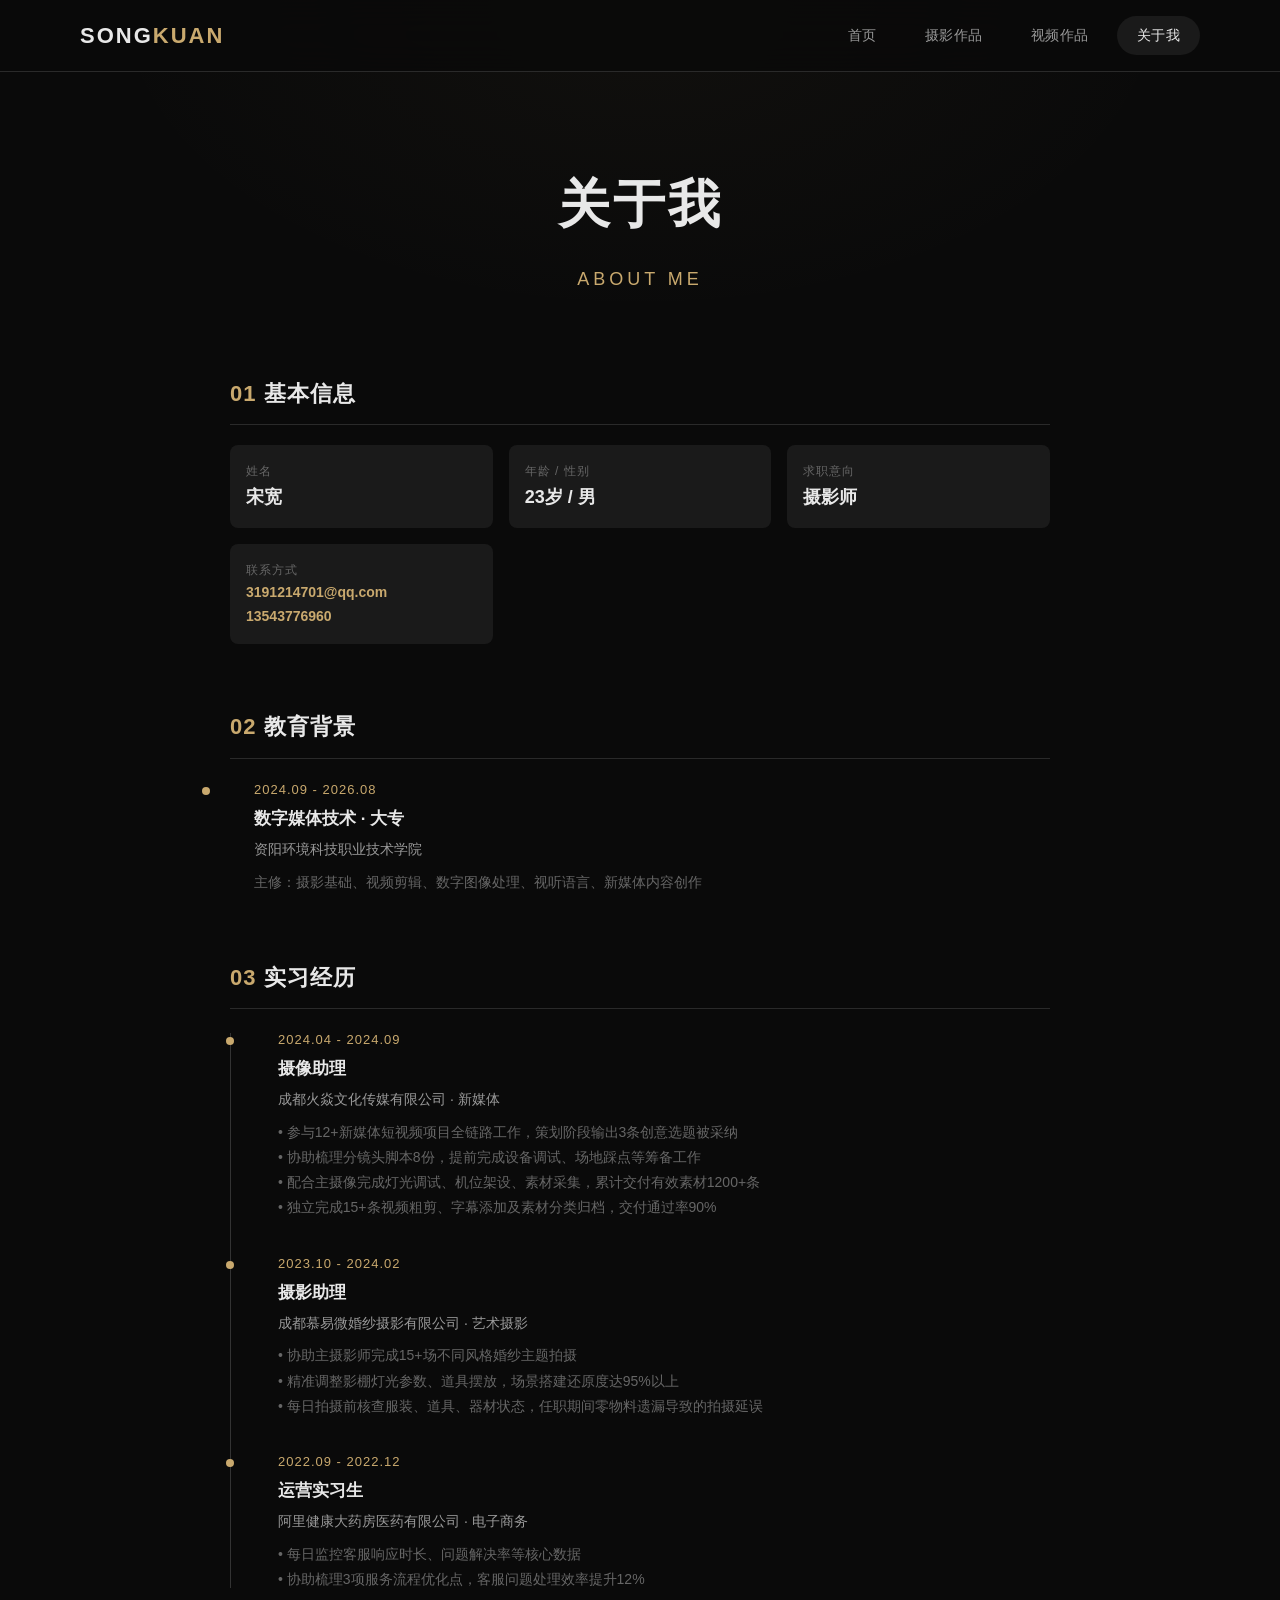
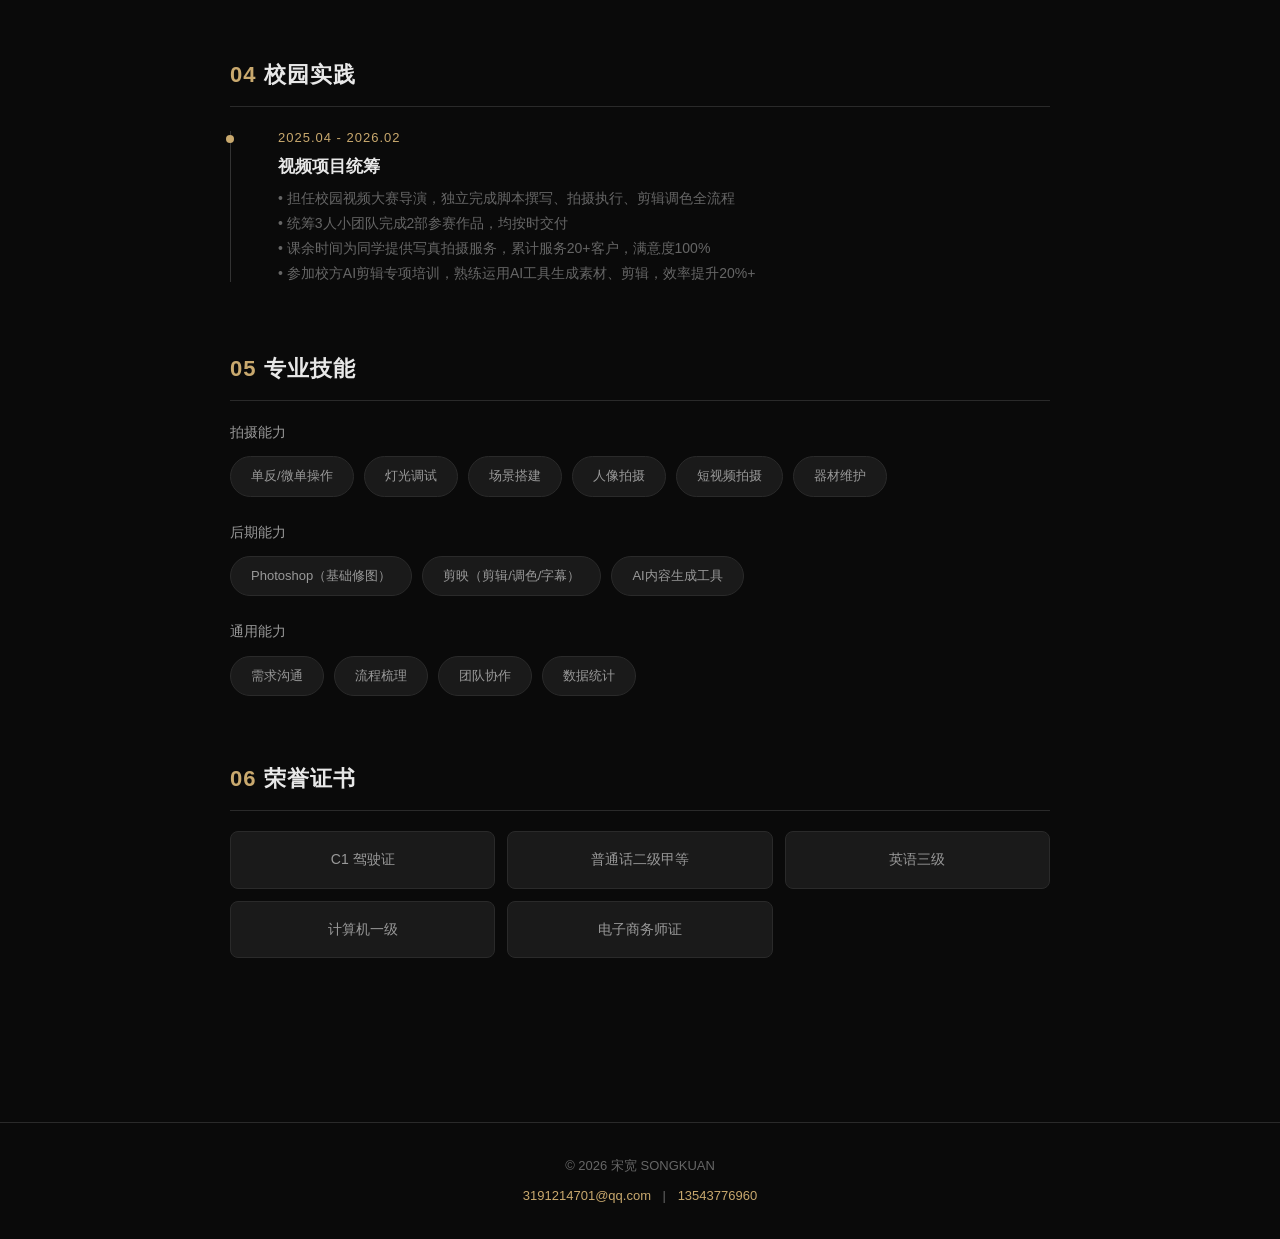
<file: about.html>
<!DOCTYPE html>
<html lang="zh-CN">
<head>
  <meta charset="UTF-8">
  <meta name="viewport" content="width=device-width, initial-scale=1.0">
  <title>关于我 · 宋宽</title>
  <link rel="stylesheet" href="css/style.css">
</head>
<body>

<header class="header">
  <div class="container">
    <a href="index.html" class="logo">SONG<span>KUAN</span></a>
    <button class="menu-toggle" id="menuToggle" aria-label="菜单">
      <span></span><span></span><span></span>
    </button>
    <nav class="nav" id="nav">
      <a href="index.html">首页</a>
      <a href="gallery.html">摄影作品</a>
      <a href="video.html">视频作品</a>
      <a href="about.html" class="active">关于我</a>
    </nav>
  </div>
</header>

<section class="about-hero">
  <h1>关于<span>我</span></h1>
  <p class="subtitle">ABOUT ME</p>
</section>

<div class="about-content">

  <!-- 基本信息 -->
  <div class="about-section fade-up">
    <h3><span>01</span> 基本信息</h3>
    <div style="display: grid; grid-template-columns: repeat(auto-fill, minmax(200px, 1fr)); gap: 16px;">
      <div style="padding: 16px; background: var(--bg-card); border-radius: var(--radius);">
        <p style="color: var(--text-muted); font-size: 12px; letter-spacing: 1px;">姓名</p>
        <p style="font-size: 18px; font-weight: 600;">宋宽</p>
      </div>
      <div style="padding: 16px; background: var(--bg-card); border-radius: var(--radius);">
        <p style="color: var(--text-muted); font-size: 12px; letter-spacing: 1px;">年龄 / 性别</p>
        <p style="font-size: 18px; font-weight: 600;">23岁 / 男</p>
      </div>
      <div style="padding: 16px; background: var(--bg-card); border-radius: var(--radius);">
        <p style="color: var(--text-muted); font-size: 12px; letter-spacing: 1px;">求职意向</p>
        <p style="font-size: 18px; font-weight: 600;">摄影师</p>
      </div>
      <div style="padding: 16px; background: var(--bg-card); border-radius: var(--radius);">
        <p style="color: var(--text-muted); font-size: 12px; letter-spacing: 1px;">联系方式</p>
        <p style="font-size: 14px; font-weight: 600;"><a href="mailto:3191214701@qq.com">3191214701@qq.com</a></p>
        <p style="font-size: 14px; font-weight: 600;"><a href="tel:13543776960">13543776960</a></p>
      </div>
    </div>
  </div>

  <!-- 教育背景 -->
  <div class="about-section fade-up">
    <h3><span>02</span> 教育背景</h3>
    <div class="exp-item">
      <div class="date">2024.09 - 2026.08</div>
      <h4>数字媒体技术 · 大专</h4>
      <div class="company">资阳环境科技职业技术学院</div>
      <div class="desc">主修：摄影基础、视频剪辑、数字图像处理、视听语言、新媒体内容创作</div>
    </div>
  </div>

  <!-- 工作经历 -->
  <div class="about-section fade-up">
    <h3><span>03</span> 实习经历</h3>
    <div class="exp-timeline">

      <div class="exp-item">
        <div class="date">2024.04 - 2024.09</div>
        <h4>摄像助理</h4>
        <div class="company">成都火焱文化传媒有限公司 · 新媒体</div>
        <div class="desc">
          • 参与12+新媒体短视频项目全链路工作，策划阶段输出3条创意选题被采纳<br>
          • 协助梳理分镜头脚本8份，提前完成设备调试、场地踩点等筹备工作<br>
          • 配合主摄像完成灯光调试、机位架设、素材采集，累计交付有效素材1200+条<br>
          • 独立完成15+条视频粗剪、字幕添加及素材分类归档，交付通过率90%
        </div>
      </div>

      <div class="exp-item">
        <div class="date">2023.10 - 2024.02</div>
        <h4>摄影助理</h4>
        <div class="company">成都慕易微婚纱摄影有限公司 · 艺术摄影</div>
        <div class="desc">
          • 协助主摄影师完成15+场不同风格婚纱主题拍摄<br>
          • 精准调整影棚灯光参数、道具摆放，场景搭建还原度达95%以上<br>
          • 每日拍摄前核查服装、道具、器材状态，任职期间零物料遗漏导致的拍摄延误
        </div>
      </div>

      <div class="exp-item">
        <div class="date">2022.09 - 2022.12</div>
        <h4>运营实习生</h4>
        <div class="company">阿里健康大药房医药有限公司 · 电子商务</div>
        <div class="desc">
          • 每日监控客服响应时长、问题解决率等核心数据<br>
          • 协助梳理3项服务流程优化点，客服问题处理效率提升12%
        </div>
      </div>
    </div>
  </div>

  <!-- 校园实践 -->
  <div class="about-section fade-up">
    <h3><span>04</span> 校园实践</h3>
    <div class="exp-timeline">
      <div class="exp-item">
        <div class="date">2025.04 - 2026.02</div>
        <h4>视频项目统筹</h4>
        <div class="desc">
          • 担任校园视频大赛导演，独立完成脚本撰写、拍摄执行、剪辑调色全流程<br>
          • 统筹3人小团队完成2部参赛作品，均按时交付<br>
          • 课余时间为同学提供写真拍摄服务，累计服务20+客户，满意度100%<br>
          • 参加校方AI剪辑专项培训，熟练运用AI工具生成素材、剪辑，效率提升20%+
        </div>
      </div>
    </div>
  </div>

  <!-- 技能 -->
  <div class="about-section fade-up">
    <h3><span>05</span> 专业技能</h3>
    <div style="margin-bottom: 24px;">
      <p style="color: var(--text-secondary); margin-bottom: 12px; font-size: 14px;">拍摄能力</p>
      <div class="skill-tags">
        <span class="skill-tag">单反/微单操作</span>
        <span class="skill-tag">灯光调试</span>
        <span class="skill-tag">场景搭建</span>
        <span class="skill-tag">人像拍摄</span>
        <span class="skill-tag">短视频拍摄</span>
        <span class="skill-tag">器材维护</span>
      </div>
    </div>
    <div style="margin-bottom: 24px;">
      <p style="color: var(--text-secondary); margin-bottom: 12px; font-size: 14px;">后期能力</p>
      <div class="skill-tags">
        <span class="skill-tag">Photoshop（基础修图）</span>
        <span class="skill-tag">剪映（剪辑/调色/字幕）</span>
        <span class="skill-tag">AI内容生成工具</span>
      </div>
    </div>
    <div>
      <p style="color: var(--text-secondary); margin-bottom: 12px; font-size: 14px;">通用能力</p>
      <div class="skill-tags">
        <span class="skill-tag">需求沟通</span>
        <span class="skill-tag">流程梳理</span>
        <span class="skill-tag">团队协作</span>
        <span class="skill-tag">数据统计</span>
      </div>
    </div>
  </div>

  <!-- 证书 -->
  <div class="about-section fade-up">
    <h3><span>06</span> 荣誉证书</h3>
    <div class="cert-list">
      <div class="cert-item">C1 驾驶证</div>
      <div class="cert-item">普通话二级甲等</div>
      <div class="cert-item">英语三级</div>
      <div class="cert-item">计算机一级</div>
      <div class="cert-item">电子商务师证</div>
    </div>
  </div>

</div>

<footer class="footer">
  <p>© 2026 宋宽 SONGKUAN</p>
  <p style="margin-top: 8px;">
    <a href="mailto:3191214701@qq.com">3191214701@qq.com</a>
    <span>|</span>
    <a href="tel:13543776960">13543776960</a>
  </p>
</footer>

<script src="js/main.js"></script>
</body>
</html>
</file>
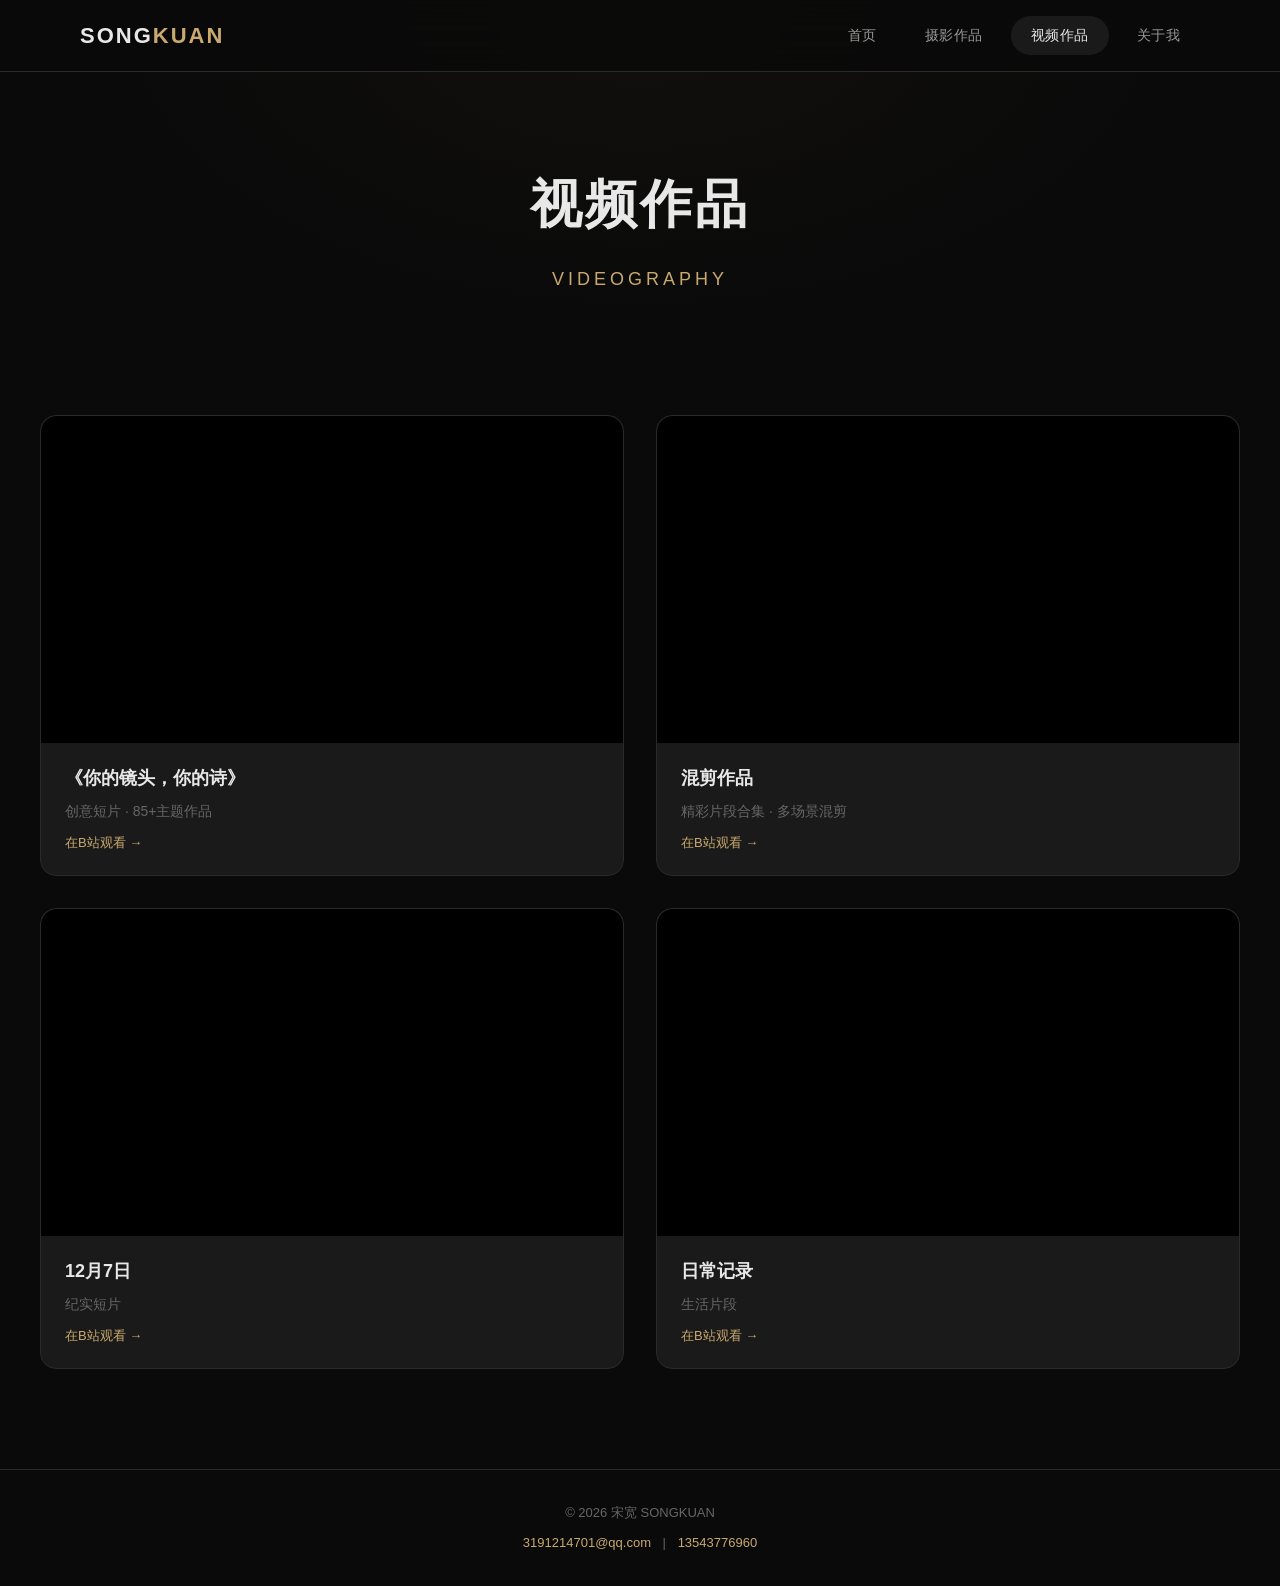
<file: video.html>
<!DOCTYPE html>
<html lang="zh-CN">
<head>
  <meta charset="UTF-8">
  <meta name="viewport" content="width=device-width, initial-scale=1.0">
  <meta name="referrer" content="no-referrer">
  <title>视频作品 · 宋宽</title>
  <link rel="stylesheet" href="css/style.css">
</head>
<body>

<header class="header">
  <div class="container">
    <a href="index.html" class="logo">SONG<span>KUAN</span></a>
    <button class="menu-toggle" id="menuToggle" aria-label="菜单">
      <span></span><span></span><span></span>
    </button>
    <nav class="nav" id="nav">
      <a href="index.html">首页</a>
      <a href="gallery.html">摄影作品</a>
      <a href="video.html" class="active">视频作品</a>
      <a href="about.html">关于我</a>
    </nav>
  </div>
</header>

<section class="about-hero">
  <h1>视频<span>作品</span></h1>
  <p class="subtitle">VIDEOGRAPHY</p>
</section>

<section class="section" style="padding-top: 40px;">
  <div class="container">
    <div class="video-grid" id="videoGrid">

      <!-- 视频1: 你的镜头你的诗 -->
      <div class="video-card fade-up">
        <div class="video-embed">
          <iframe
            src="https://player.bilibili.com/player.html?bvid=BV1nYEj68E4a&page=1&high_quality=1&autoplay=0"
            allow="autoplay; encrypted-media; fullscreen"
            allowfullscreen
            referrerpolicy="no-referrer"
            >
          </iframe>
        </div>
        <div class="video-info">
          <h3>《你的镜头，你的诗》</h3>
          <p>创意短片 · 85+主题作品</p>
          <a href="https://www.bilibili.com/video/BV1nYEj68E4a" target="_blank" class="video-bilibili-link">在B站观看 →</a>
        </div>
      </div>

      <!-- 视频2: 混剪作品 -->
      <div class="video-card fade-up">
        <div class="video-embed">
          <iframe
            src="https://player.bilibili.com/player.html?bvid=BV1nYEj68Eip&page=1&high_quality=1&autoplay=0"
            allow="autoplay; encrypted-media; fullscreen"
            allowfullscreen
            referrerpolicy="no-referrer"
            >
          </iframe>
        </div>
        <div class="video-info">
          <h3>混剪作品</h3>
          <p>精彩片段合集 · 多场景混剪</p>
          <a href="https://www.bilibili.com/video/BV1nYEj68Eip" target="_blank" class="video-bilibili-link">在B站观看 →</a>
        </div>
      </div>

      <!-- 视频3: 12月7日 -->
      <div class="video-card fade-up">
        <div class="video-embed">
          <iframe
            src="https://player.bilibili.com/player.html?bvid=BV1nYEj68EEd&page=1&high_quality=1&autoplay=0"
            allow="autoplay; encrypted-media; fullscreen"
            allowfullscreen
            referrerpolicy="no-referrer"
            >
          </iframe>
        </div>
        <div class="video-info">
          <h3>12月7日</h3>
          <p>纪实短片</p>
          <a href="https://www.bilibili.com/video/BV1nYEj68EEd" target="_blank" class="video-bilibili-link">在B站观看 →</a>
        </div>
      </div>

      <!-- 视频4: 微信视频 -->
      <div class="video-card fade-up">
        <div class="video-embed">
          <iframe
            src="https://player.bilibili.com/player.html?bvid=BV1nYEj68EBP&page=1&high_quality=1&autoplay=0"
            allow="autoplay; encrypted-media; fullscreen"
            allowfullscreen
            referrerpolicy="no-referrer"
            >
          </iframe>
        </div>
        <div class="video-info">
          <h3>日常记录</h3>
          <p>生活片段</p>
          <a href="https://www.bilibili.com/video/BV1nYEj68EBP" target="_blank" class="video-bilibili-link">在B站观看 →</a>
        </div>
      </div>

    </div>
  </div>
</section>

<footer class="footer">
  <p>© 2026 宋宽 SONGKUAN</p>
  <p style="margin-top: 8px;">
    <a href="mailto:3191214701@qq.com">3191214701@qq.com</a>
    <span>|</span>
    <a href="tel:13543776960">13543776960</a>
  </p>
</footer>

<script src="js/main.js"></script>
</body>
</html>
</file>
<file: css/style.css>
/* ========== Reset & Base ========== */
*, *::before, *::after { box-sizing: border-box; margin: 0; padding: 0; }

:root {
  --bg-primary: #0a0a0a;
  --bg-secondary: #111111;
  --bg-card: #1a1a1a;
  --bg-hover: #222222;
  --text-primary: #e8e8e8;
  --text-secondary: #999999;
  --text-muted: #666666;
  --accent: #c9a96e;
  --accent-dim: #8b7348;
  --border: #2a2a2a;
  --border-light: #333333;
  --radius: 8px;
  --radius-lg: 16px;
  --shadow: 0 8px 32px rgba(0, 0, 0, 0.4);
  --max-width: 1200px;
  --header-height: 72px;
  --transition: 0.3s cubic-bezier(0.4, 0, 0.2, 1);
}

html { scroll-behavior: smooth; }

body {
  font-family: -apple-system, BlinkMacSystemFont, "Segoe UI", "PingFang SC",
               "Microsoft YaHei", "Helvetica Neue", sans-serif;
  background: var(--bg-primary);
  color: var(--text-primary);
  line-height: 1.7;
  -webkit-font-smoothing: antialiased;
  overflow-x: hidden;
}

a { color: var(--accent); text-decoration: none; transition: var(--transition); }
a:hover { color: #d4b87a; }
img { max-width: 100%; display: block; }
ul { list-style: none; }

/* ========== Header / Nav ========== */
.header {
  position: fixed; top: 0; left: 0; right: 0; z-index: 1000;
  height: var(--header-height);
  background: rgba(10, 10, 10, 0.85);
  backdrop-filter: blur(20px) saturate(180%);
  border-bottom: 1px solid var(--border);
  transition: var(--transition);
}

.header .container {
  max-width: var(--max-width); margin: 0 auto;
  height: 100%;
  display: flex; align-items: center; justify-content: space-between;
  padding: 0 40px;
}

.logo {
  font-size: 22px; font-weight: 700; letter-spacing: 2px;
  color: var(--text-primary);
}
.logo span { color: var(--accent); }

.nav { display: flex; gap: 8px; }
.nav a {
  color: var(--text-secondary); padding: 8px 20px;
  border-radius: 100px; font-size: 14px; font-weight: 500;
  letter-spacing: 0.5px;
  transition: var(--transition);
}
.nav a:hover, .nav a.active {
  color: var(--text-primary);
  background: var(--bg-card);
}

/* Mobile menu */
.menu-toggle {
  display: none; flex-direction: column; gap: 5px;
  background: none; border: none; cursor: pointer; padding: 4px;
}
.menu-toggle span {
  display: block; width: 24px; height: 2px;
  background: var(--text-primary); transition: var(--transition);
}

/* ========== Hero Section ========== */
.hero {
  min-height: 100vh;
  display: flex; align-items: center; justify-content: center;
  text-align: center; position: relative; overflow: hidden;
  padding: 120px 40px 80px;
}
.hero::before {
  content: '';
  position: absolute; inset: 0;
  background: radial-gradient(ellipse at center, rgba(201, 169, 110, 0.06) 0%, transparent 70%);
}
.hero-content { position: relative; z-index: 1; max-width: 700px; }
.hero h1 {
  font-size: clamp(36px, 6vw, 64px); font-weight: 800;
  letter-spacing: 4px; line-height: 1.15; margin-bottom: 24px;
}
.hero h1 span { color: var(--accent); display: block; }
.hero p {
  color: var(--text-secondary); font-size: 18px;
  margin-bottom: 48px; max-width: 500px; margin-left: auto; margin-right: auto;
}
.hero-buttons { display: flex; gap: 16px; justify-content: center; flex-wrap: wrap; }

.btn {
  display: inline-flex; align-items: center; gap: 8px;
  padding: 14px 32px; border-radius: 100px;
  font-size: 15px; font-weight: 600; letter-spacing: 0.5px;
  cursor: pointer; transition: var(--transition);
  border: none; text-decoration: none;
}
.btn-primary {
  background: var(--accent); color: #1a1a1a;
}
.btn-primary:hover { background: #d4b87a; color: #1a1a1a; transform: translateY(-2px); }
.btn-outline {
  background: transparent; color: var(--text-primary);
  border: 1px solid var(--border-light);
}
.btn-outline:hover { border-color: var(--accent); color: var(--accent); transform: translateY(-2px); }

/* ========== Section Common ========== */
.section {
  padding: 100px 40px;
}
.section-header {
  text-align: center; margin-bottom: 64px;
}
.section-header h2 {
  font-size: clamp(28px, 4vw, 40px); font-weight: 700;
  letter-spacing: 2px; margin-bottom: 12px;
}
.section-header h2 span { color: var(--accent); }
.section-header p { color: var(--text-muted); font-size: 16px; }
.container { max-width: var(--max-width); margin: 0 auto; }

/* ========== Photo Grid ========== */
.gallery-filter {
  display: flex; justify-content: center; gap: 8px; margin-bottom: 48px; flex-wrap: wrap;
}
.filter-btn {
  padding: 8px 24px; border-radius: 100px; cursor: pointer;
  font-size: 13px; font-weight: 500; letter-spacing: 1px;
  background: var(--bg-card); color: var(--text-secondary);
  border: 1px solid transparent; transition: var(--transition);
}
.filter-btn:hover { border-color: var(--accent-dim); color: var(--text-primary); }
.filter-btn.active { background: var(--accent); color: #1a1a1a; border-color: var(--accent); }

.photo-grid {
  display: grid;
  grid-template-columns: repeat(auto-fill, minmax(320px, 1fr));
  gap: 20px;
}
.photo-card {
  position: relative; border-radius: var(--radius);
  overflow: hidden; cursor: pointer; aspect-ratio: 3/2;
  background: var(--bg-card);
}
.photo-card img {
  width: 100%; height: 100%; object-fit: cover;
  transition: transform 0.6s cubic-bezier(0.4, 0, 0.2, 1);
}
.photo-card:hover img { transform: scale(1.05); }
.photo-card-overlay {
  position: absolute; inset: 0;
  background: linear-gradient(to top, rgba(0,0,0,0.8) 0%, transparent 50%);
  opacity: 0; transition: var(--transition);
  display: flex; align-items: flex-end; padding: 24px;
}
.photo-card:hover .photo-card-overlay { opacity: 1; }
.photo-card-overlay span {
  color: #fff; font-size: 13px; letter-spacing: 1px;
  transform: translateY(10px); transition: var(--transition);
}
.photo-card:hover .photo-card-overlay span { transform: translateY(0); }

/* ========== Video Section ========== */
.video-grid {
  display: grid;
  grid-template-columns: repeat(auto-fill, minmax(500px, 1fr));
  gap: 32px;
}
.video-card {
  background: var(--bg-card); border-radius: var(--radius-lg);
  overflow: hidden; border: 1px solid var(--border);
  transition: var(--transition);
}
.video-card:hover { border-color: var(--accent-dim); }
.video-thumb {
  position: relative; aspect-ratio: 16/9;
  background: var(--bg-secondary);
  display: flex; align-items: center; justify-content: center;
}
.video-thumb video {
  width: 100%; height: 100%; object-fit: cover;
}
.video-play-btn {
  position: absolute; width: 64px; height: 64px;
  background: rgba(201, 169, 110, 0.9);
  border-radius: 50%; border: none; cursor: pointer;
  transition: var(--transition);
  display: flex; align-items: center; justify-content: center;
}
.video-play-btn::after {
  content: ''; width: 0; height: 0;
  border-left: 16px solid #1a1a1a;
  border-top: 10px solid transparent;
  border-bottom: 10px solid transparent;
  margin-left: 4px;
}
.video-play-btn:hover { transform: scale(1.1); background: var(--accent); }
.video-info {
  padding: 20px 24px;
}
.video-info h3 {
  font-size: 18px; font-weight: 600; margin-bottom: 6px;
}
.video-info p {
  color: var(--text-muted); font-size: 14px;
}
.video-embed {
  position: relative;
  padding-bottom: 56.25%; /* 16:9 */
  height: 0;
  overflow: hidden;
  background: #000;
  border-radius: var(--radius-lg) var(--radius-lg) 0 0;
}
.video-embed iframe {
  position: absolute;
  top: 0; left: 0;
  width: 100%; height: 100%;
  border: none;
}
.video-bilibili-link {
  display: inline-block; margin-top: 8px;
  color: var(--accent); font-size: 13px;
  text-decoration: none; transition: var(--transition);
}
.video-bilibili-link:hover { color: #fff; }

/* ========== Lightbox ========== */
.lightbox {
  position: fixed; inset: 0; z-index: 9999;
  background: rgba(0, 0, 0, 0.95);
  display: flex; align-items: center; justify-content: center;
  opacity: 0; pointer-events: none; transition: opacity 0.3s;
}
.lightbox.active { opacity: 1; pointer-events: all; }
.lightbox img { max-width: 90vw; max-height: 85vh; object-fit: contain; border-radius: 4px; }
.lightbox-close {
  position: absolute; top: 24px; right: 32px;
  width: 48px; height: 48px; font-size: 32px;
  background: rgba(255,255,255,0.1); border: none; color: #fff;
  cursor: pointer; border-radius: 50%; display: flex;
  align-items: center; justify-content: center;
  transition: var(--transition);
}
.lightbox-close:hover { background: rgba(255,255,255,0.2); }
.lightbox-prev, .lightbox-next {
  position: absolute; top: 50%; transform: translateY(-50%);
  width: 56px; height: 56px; font-size: 28px;
  background: rgba(255,255,255,0.1); border: none; color: #fff;
  cursor: pointer; border-radius: 50%;
  transition: var(--transition);
}
.lightbox-prev { left: 32px; }
.lightbox-next { right: 32px; }
.lightbox-prev:hover, .lightbox-next:hover { background: rgba(255,255,255,0.25); }

/* ========== About Page ========== */
.about-hero {
  padding: 160px 40px 80px; text-align: center;
  background: radial-gradient(ellipse at top, rgba(201, 169, 110, 0.04) 0%, transparent 60%);
}
.about-hero h1 {
  font-size: clamp(32px, 5vw, 52px); font-weight: 700;
  letter-spacing: 3px; margin-bottom: 16px;
}
.about-hero .subtitle { color: var(--accent); font-size: 18px; letter-spacing: 4px; }

.about-content {
  max-width: 900px; margin: 0 auto; padding: 0 40px 100px;
}
.about-section { margin-bottom: 64px; }
.about-section h3 {
  font-size: 22px; font-weight: 600; margin-bottom: 20px;
  padding-bottom: 12px; border-bottom: 1px solid var(--border);
  letter-spacing: 1px;
}
.about-section h3 span { color: var(--accent); }

.skill-tags { display: flex; flex-wrap: wrap; gap: 10px; }
.skill-tag {
  padding: 8px 20px; background: var(--bg-card); border-radius: 100px;
  font-size: 13px; color: var(--text-secondary);
  border: 1px solid var(--border); transition: var(--transition);
}
.skill-tag:hover { border-color: var(--accent-dim); color: var(--accent); }

.exp-timeline { position: relative; padding-left: 24px; }
.exp-timeline::before {
  content: ''; position: absolute; left: 0; top: 4px; bottom: 4px;
  width: 1px; background: var(--border-light);
}
.exp-item { margin-bottom: 32px; padding-left: 24px; position: relative; }
.exp-item::before {
  content: ''; position: absolute; left: -28px; top: 8px;
  width: 8px; height: 8px; border-radius: 50%;
  background: var(--accent);
}
.exp-item .date {
  font-size: 13px; color: var(--accent); letter-spacing: 1px; margin-bottom: 4px;
}
.exp-item h4 { font-size: 17px; font-weight: 600; margin-bottom: 4px; }
.exp-item .company { color: var(--text-secondary); font-size: 14px; margin-bottom: 8px; }
.exp-item .desc { color: var(--text-muted); font-size: 14px; line-height: 1.8; }

.cert-list {
  display: grid; grid-template-columns: repeat(auto-fill, minmax(200px, 1fr));
  gap: 12px;
}
.cert-item {
  padding: 16px 20px; background: var(--bg-card);
  border-radius: var(--radius); border: 1px solid var(--border);
  font-size: 14px; text-align: center; color: var(--text-secondary);
}

/* ========== Footer ========== */
.footer {
  border-top: 1px solid var(--border);
  padding: 32px 40px; text-align: center;
  color: var(--text-muted); font-size: 13px;
}
.footer a { margin: 0 8px; }

/* ========== Animations ========== */
@keyframes fadeUp {
  from { opacity: 0; transform: translateY(30px); }
  to   { opacity: 1; transform: translateY(0); }
}
.fade-up {
  animation: fadeUp 0.8s cubic-bezier(0.4, 0, 0.2, 1) forwards;
  opacity: 0;
}
.fade-up:nth-child(1) { animation-delay: 0.1s; }
.fade-up:nth-child(2) { animation-delay: 0.2s; }
.fade-up:nth-child(3) { animation-delay: 0.3s; }
.fade-up:nth-child(4) { animation-delay: 0.4s; }
.fade-up:nth-child(5) { animation-delay: 0.5s; }
.fade-up:nth-child(6) { animation-delay: 0.6s; }

/* ========== Responsive ========== */
@media (max-width: 768px) {
  .header .container { padding: 0 20px; }
  .nav { display: none; }
  .nav.open {
    display: flex; flex-direction: column;
    position: absolute; top: var(--header-height); left: 0; right: 0;
    background: rgba(10, 10, 10, 0.98); padding: 16px 20px;
    border-bottom: 1px solid var(--border);
  }
  .menu-toggle { display: flex; }

  .section { padding: 60px 20px; }
  .hero { padding: 100px 20px 60px; }
  .photo-grid { grid-template-columns: repeat(auto-fill, minmax(160px, 1fr)); gap: 10px; }
  .video-grid { grid-template-columns: 1fr; gap: 20px; }
  .video-embed { border-radius: var(--radius) var(--radius) 0 0; }
  .video-info { padding: 14px 16px; }
  .video-info h3 { font-size: 16px; }
  .video-info p { font-size: 13px; }
  .lightbox-prev { left: 12px; }
  .lightbox-next { right: 12px; }
  .about-hero { padding: 120px 20px 60px; }
  .about-content { padding: 0 20px 60px; }
  .hero-buttons { flex-direction: row; flex-wrap: wrap; align-items: center; justify-content: center; gap: 10px; }
  .hero-buttons .btn { padding: 12px 24px; font-size: 14px; }
}
</file>
